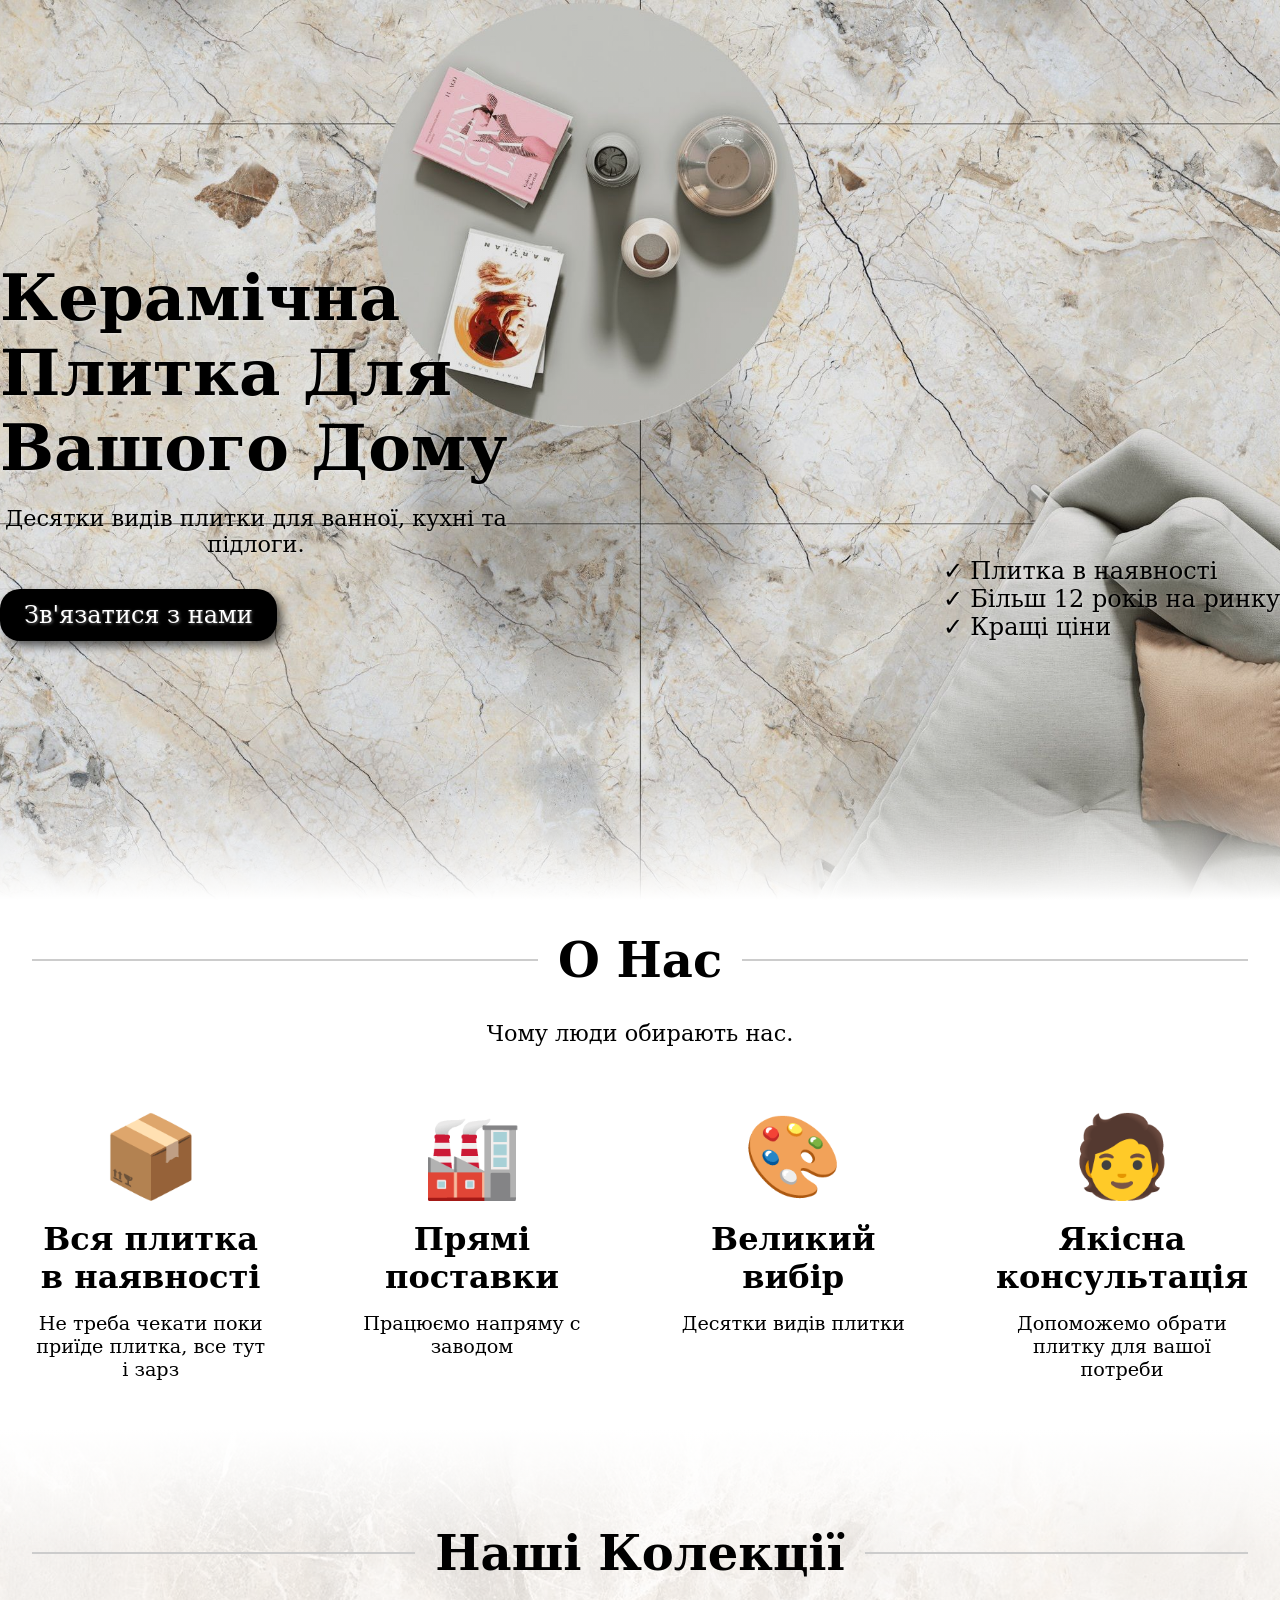
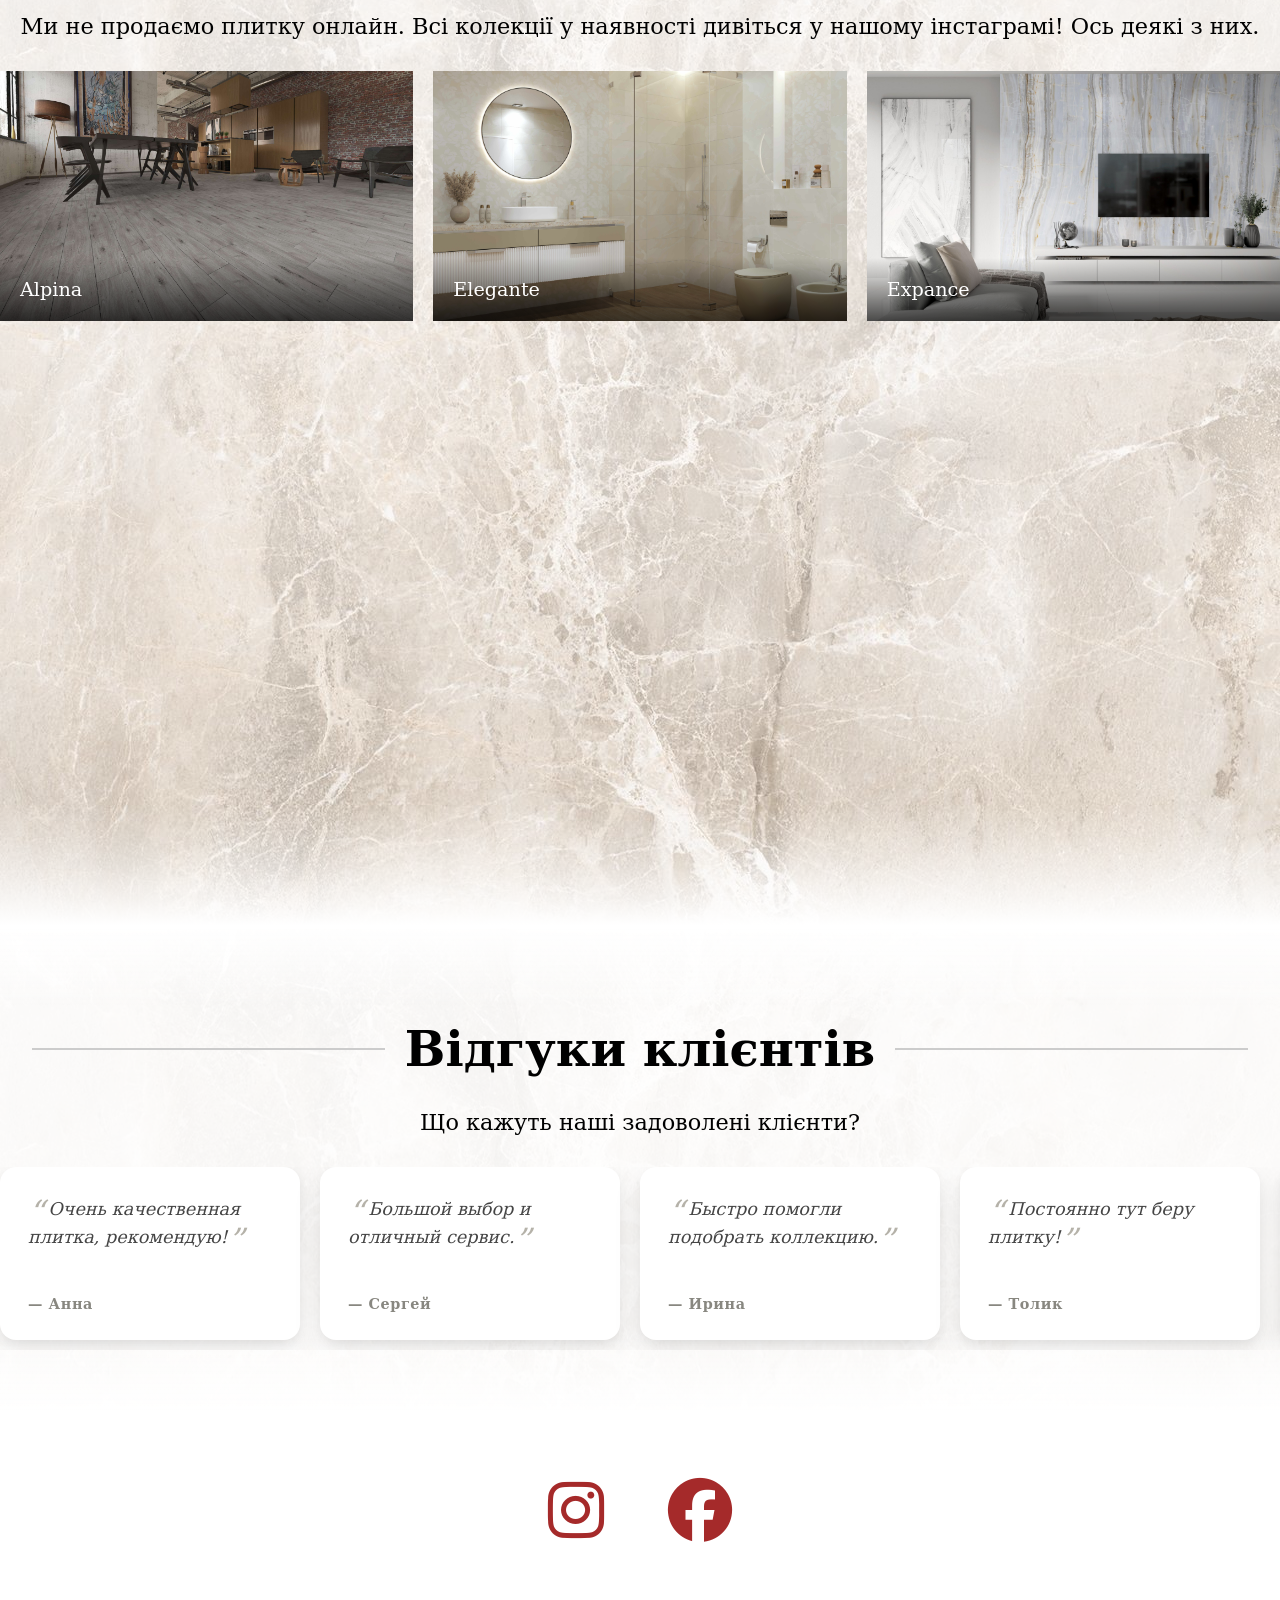
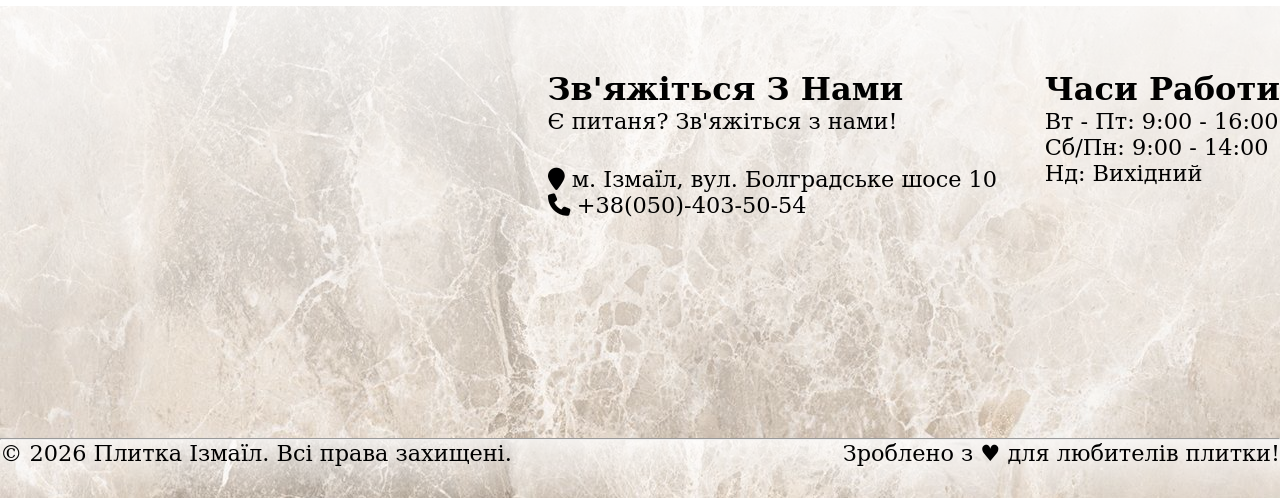
<file: index.html>
<!doctype html>
<html lang="ua">
  <head>
    <meta charset="UTF-8" />
    <meta name="google-site-verification" content="_ZNkCzBTy89lvrp_oyqBYovG78rEy2UChvkcVa4YT9s" />
    <meta
      name="viewport"
      content="width=device-width, initial-scale=1.0, maximum-scale=1.0, user-scalable=no"
    />
    <link
      rel="stylesheet"
      href="https://cdnjs.cloudflare.com/ajax/libs/font-awesome/6.5.1/css/all.min.css"
    />
    <link rel="stylesheet" href="styles.css" />
    <title>Керамічна плитка в Ізмаїлі | Великий вибір плитки для ванни та кухні</title>
    <link rel="icon" type="image/png" href="/images/favicon-96x96.png" sizes="96x96" />
    <link rel="icon" type="image/svg+xml" href="/images/favicon.svg" />
    <link rel="shortcut icon" href="/images/favicon.ico" />
    <link rel="apple-touch-icon" sizes="180x180" href="/images/apple-touch-icon.png" />
    <meta name="apple-mobile-web-app-title" content="Плитка" />
    <meta name="robots" content="index, follow" />
    <link rel="manifest" href="/images/site.webmanifest" />
    <link rel="canonical" href="https://plitka-izmail.vercel.app/" />
    <meta
      name="description"
      content="Магазин керамічної плитки в Ізмаїл. Плитка для ванної, кухні та підлоги в наявності. Допомагаємо підібрати дизайн та підібрати ідеальне рішення для вашого інтер'єру. Місто Ізмаїл, база Моноліт."
    />
    <meta
      name="keywords"
      content="Купити керамічну плитку в Ізмаїлі | Плитка для ванної та кухні, плитка Ізмаїл, керамічна плитка Ізмаїл, плитка для ванної, плитка для кухні, плитка в наявності, база Моноліт, плитка Моноліт"
    />
    <meta property="og:title" content="Керамічна плитка в Ізмаїлі" />
    <meta
      property="og:description"
      content="Великий вибір керамічної плитки для ванної, кухні та підлоги. Вся плитка є в наявності."
    />
    <meta property="og:type" content="website" />
    <meta property="og:image" content="images/hero-bg.jpg" />
    <meta property="og:url" content="https://plitka-izmail.vercel.app/" />
    <script type="application/ld+json">
      {
        "@context": "https://schema.org",
        "@type": "LocalBusiness",
        "name": "Магазин керамічної плитки",
        "url": "https://plitka-izmail.vercel.app/",
        "address": {
          "@type": "PostalAddress",
          "streetAddress": "вул. Болградське шосе 10",
          "addressLocality": "Ізмаїл",
          "addressRegion": "Одеська область",
          "postalCode": "68600",
          "addressCountry": "UA"
        },
        "openingHours": "Mo-Sa 09:00-16:00",
        "sameAs": [
          "https://www.instagram.com/plitka.izmail",
          "https://www.facebook.com/plitka.izmail/"
        ],
        "telephone": "+380504035054"
      }
    </script>
    <meta name="author" content="Плитка Ізмаїл" />
  </head>
  <body>
    <!-- <header>
        <div class="container">
            <span>Плитка Измаил</span>
            <a href="tel:+380504035054"><span>📞</span>+380-50-403-50-54</a>
        </div>
    </header> -->
    <main>
      <section id="hero">
        <div class="container">
          <div class="info">
            <h1>Керамічна Плитка Для Вашого Дому</h1>
            <p>Десятки видів плитки для ванної, кухні та підлоги.</p>
            <a href="tel:+380504035054" class="contact-btn">Зв'язатися з нами</a>
          </div>
          <ul>
            <li>✓ Плитка в наявності</li>
            <li>✓ Більш 12 років на ринку</li>
            <li>✓ Кращі ціни</li>
          </ul>
        </div>
      </section>
      <section id="services">
        <div class="container">
          <h2 class="section-title">О Нас</h2>
          <p>Чому люди обирають нас.</p>
          <div class="cards">
            <div class="card">
              <span>📦</span>
              <h3>Вся плитка в наявності</h3>
              <p>Не треба чекати поки приїде плитка, все тут і зарз</p>
            </div>
            <div class="card">
              <span>🏭</span>
              <h3>Прямі поставки</h3>
              <p>Працюємо напряму с заводом</p>
            </div>
            <div class="card">
              <span>🎨</span>
              <h3>Великий вибір</h3>
              <p>Десятки видів плитки</p>
            </div>
            <div class="card">
              <span>🧑</span>
              <h3>Якісна консультація</h3>
              <p>Допоможемо обрати плитку для вашої потреби</p>
            </div>
          </div>
        </div>
      </section>
      <section id="collections">
        <div class="container">
          <h2 class="section-title">Наші Колекції</h2>
          <p>
            Ми не продаємо плитку онлайн. Всі колекції у наявності дивіться у нашому інстаграмі! Ось
            деякі з них.
          </p>
          <div class="collections-grid">
            <a
              href="https://www.instagram.com/p/DPf5yreiI5a/?utm_source=ig_web_copy_link&igsh=MzRlODBiNWFlZA=="
              target="_blank"
            >
              <div class="tile">
                <img src="images/tile-alpina.jpg" alt="Керамічна плитка alpina" />
                <span class="tile-caption">Alpina</span>
              </div>
            </a>
            <a
              href="https://www.instagram.com/p/DRT4go-COGo/?utm_source=ig_web_copy_link&igsh=MzRlODBiNWFlZA=="
              target="_blank"
            >
              <div class="tile">
                <img src="images/tile-elegante.jpg" alt="Керамічна плитка elegante" />
                <span class="tile-caption">Elegante</span>
              </div>
            </a>
            <a
              href="https://www.instagram.com/p/DNsIF4X0N2d/?utm_source=ig_web_copy_link&igsh=MzRlODBiNWFlZA=="
              target="_blank"
            >
              <div class="tile">
                <img src="images/tile-expance.jpg" alt="Керамічна плитка expance" />
                <span class="tile-caption">Expance</span>
              </div>
            </a>
            <a
              href="https://www.instagram.com/p/DUnEVoGCLjT/?utm_source=ig_web_copy_link&igsh=MzRlODBiNWFlZA=="
              target="_blank"
            >
              <div class="tile">
                <img src="images/tile-jade.jpg" alt="Керамічна плитка jade" />
                <span class="tile-caption">Jade</span>
              </div>
            </a>
            <a
              href="https://www.instagram.com/p/DT9-KtCiIZK/?utm_source=ig_web_copy_link&igsh=MzRlODBiNWFlZA=="
              target="_blank"
            >
              <div class="tile">
                <img src="images/tile-odri.jpg" alt="Керамічна плитка odry" />
                <span class="tile-caption">Odry</span>
              </div>
            </a>
            <a
              href="https://www.instagram.com/p/DSKS5UOiLR8/?utm_source=ig_web_copy_link&igsh=MzRlODBiNWFlZA=="
              target="_blank"
            >
              <div class="tile">
                <img src="images/tile-perlanero.jpg" alt="Керамічна плитка perlanero" />
                <span class="tile-caption">Perlanero</span>
              </div>
            </a>
            <a
              href="https://www.instagram.com/p/DQ_jdcBCHIw/?utm_source=ig_web_copy_link&igsh=MzRlODBiNWFlZA=="
              target="_blank"
            >
              <div class="tile">
                <img src="images/tile-roma.jpg" alt="Керамічна плитка roma" />
                <span class="tile-caption">Roma</span>
              </div>
            </a>
            <a
              href="https://www.instagram.com/p/DTfVXTWCLxg/?utm_source=ig_web_copy_link&igsh=MzRlODBiNWFlZA=="
              target="_blank"
            >
              <div class="tile">
                <img src="images/tile-space.jpg" alt="Керамічна плитка space-stone" />
                <span class="tile-caption">Space stone</span>
              </div>
            </a>
            <a
              href="https://www.instagram.com/p/DOsqvqyCCae/?utm_source=ig_web_copy_link&igsh=MzRlODBiNWFlZA=="
              target="_blank"
            >
              <div class="tile">
                <img src="images/tile-vilno.jpg" alt="Керамічна плитка vilno" />
                <span class="tile-caption">Vilno</span>
              </div>
            </a>
          </div>
        </div>
      </section>
      <section id="reviews">
        <div class="container">
          <h2 class="section-title">Відгуки клієнтів</h2>
          <p>Що кажуть наші задоволені клієнти?</p>
          <div class="reviews-slider">
            <div class="review">
              <p>Очень качественная плитка, рекомендую!</p>
              <span>— Анна</span>
            </div>
            <div class="review">
              <p>Большой выбор и отличный сервис.</p>
              <span>— Сергей</span>
            </div>
            <div class="review">
              <p>Быстро помогли подобрать коллекцию.</p>
              <span>— Ирина</span>
            </div>
            <div class="review">
              <p>Постоянно тут беру плитку!</p>
              <span>— Толик</span>
            </div>
            <div class="review">
              <p>Приятные в общении ребята</p>
              <span>— Максим</span>
            </div>
            <div class="review">
              <p>Помогли загрузить плитку в машину</p>
              <span>— Дарья</span>
            </div>
            <div class="review">
              <p>Зашла за стройматериалами а вышла с плиткой</p>
              <span>— Мария</span>
            </div>
            <div class="review">
              <p>Беру постоянно техно. Она стоит своих денег</p>
              <span>— Леша</span>
            </div>
            <div class="review">
              <p>Лучшие цены в городе</p>
              <span>— Коля</span>
            </div>
            <div class="review">
              <p>Слежу за их завозами постоянно</p>
              <span>— Наталья</span>
            </div>
            <div class="review">
              <p>Посоветовали прораба, спасибо вам</p>
              <span>— Антон</span>
            </div>
          </div>
        </div>
      </section>
      <section id="mesengers">
        <div class="container">
          <!-- <h2>Подпишись На Нас</h2>
                <p>Следите за новыми поступлениями на наших соц. сетях</p> -->
          <div class="social-icons">
            <a href="https://www.instagram.com/plitka.izmail" target="_blank">
              <i class="fa-brands fa-instagram"></i>
            </a>
            <a href="https://www.facebook.com/plitka.izmail/" target="_blank">
              <i class="fa-brands fa-facebook"></i>
            </a>
          </div>
        </div>
      </section>
      <section id="seo-text">
        <div class="container">
          <h2>Магазин керамічної плитки в Ізмаїлі</h2>

          <p>
            Наш магазин пропонує великий вибір керамічної плитки для ванної кімнати, кухні, коридору
            та підлоги в Ізмаїлі. Вся плитка знаходиться в наявності, тому ви можете одразу побачити
            товар та отримати консультацію.
          </p>

          <p>
            Ми працюємо понад 12 років та допомагаємо мешканцям Ізмаїла обирати якісну плитку для
            ремонту квартир, будинків та комерційних приміщень.
          </p>
        </div>
      </section>
      <section id="footer-section">
        <div class="container">
          <div class="map">
            <iframe
              src="https://www.google.com/maps/embed?pb=!1m18!1m12!1m3!1d22428.70420737008!2d28.7698047743164!3d45.3571279!2m3!1f0!2f0!3f0!3m2!1i1024!2i768!4f13.1!3m3!1m2!1s0x40b76fee8826c0ff%3A0x988fd76245114634!2z0JjQt9C80LDQuNC7INCu0LPQtdGA!5e0!3m2!1sru!2sua!4v1775055207841!5m2!1sru!2sua"
              style="border: 0"
              allowfullscreen=""
              loading="lazy"
              referrerpolicy="no-referrer-when-downgrade"
            >
            </iframe>
          </div>
          <div class="about-us">
            <h3>Зв'яжіться З Нами</h3>
            <p>Є питаня? Зв'яжіться з нами!</p>
            <ul>
              <li><i class="fa-solid fa-map-marker"></i> м. Ізмаїл, вул. Болградське шосе 10</li>
              <a href="tel:+380504035054"
                ><li><i class="fa-solid fa-phone"></i> +38(050)-403-50-54</li></a
              >
            </ul>
          </div>
          <div class="opening-hours">
            <h3>Часи Работи</h3>
            <ul>
              <li>Вт - Пт: 9:00 - 16:00</li>
              <li>Сб/Пн: 9:00 - 14:00</li>
              <li>Нд: Вихідний</li>
            </ul>
          </div>
        </div>
      </section>
    </main>
    <footer>
      <div class="container">
        <hr />
        <div class="copyright-row">
          <p>&copy; 2026 Плитка Ізмаїл. Всі права захищені.</p>
          <p>Зроблено з &hearts; для любителів плитки!</p>
        </div>
      </div>
    </footer>
    <script src="scripts.js"></script>
  </body>
</html>
</file>
<file: styles.css>
* {
  box-sizing: border-box;
  margin: 0;
  padding: 0;
  font-family: "Serif", sans-serif;
}
@font-face {
  font-family: "InterVariable";
  src: url("/fonts/Inter-VariableFont_opsz\,wght.ttf") format("truetype");
  font-weight: 100 900; /* диапазон веса */
  font-style: normal;
  font-display: swap; /* ускоряет отображение текста */
}
.container {
  width: 100%;
  max-width: 1280px;
  padding: 0;
  margin: 0 auto;
}
header {
  color: white;
  padding: 1rem 0;
  margin-bottom: -10rem;
}
header span {
  font-size: 2rem;
  font-weight: bold;
}
header .container {
  display: flex;
  justify-content: space-between;
  align-items: center;
}
header a {
  color: white;
  text-decoration: none;
  font-size: 1.2rem;
}
#hero {
  background:
    linear-gradient(to top, white 0%, rgba(255, 255, 255, 0) 120px),
    linear-gradient(rgba(0, 0, 0, 0.1), rgba(0, 0, 0, 0.1)),
    url("images/hero-bg.jpg") no-repeat bottom center / cover;
  height: 100vh;
  display: flex;
  flex-direction: column;
  justify-content: center;
  color: black;
  font-family: "InterVariable";
}
#hero .container {
  text-align: left;
  display: flex;
  justify-content: space-between;
  text-shadow: 1px 1px 3px rgba(255, 255, 255, 0.4);
}
#hero .info {
  width: 40%;
  display: flex;
  align-items: flex-start;
  justify-content: flex-start;
  flex-direction: column;
}
#hero h1 {
  font-size: 4em;
  margin-bottom: 20px;
}
.contact-btn {
  display: inline-block;
  padding: 12px 24px;
  background: #000;
  color: white;
  text-decoration: none;
  border-radius: 20px;
  font-size: 1.5rem;
  box-shadow: 5px 5px 10px rgba(0, 0, 0, 0.6);
}
.contact-btn:hover {
  transform: scale(1.1);
}

#hero ul {
  list-style: none;
  display: flex;
  flex-direction: column;
  align-items: flex-start;
  justify-content: flex-end;
  text-align: left;
  font-size: 1.5rem;
}
#services {
  /* background: linear-gradient(rgba(255, 255, 255, 0.8), rgba(255, 255, 255, 0.1)), url("images/background.jpg"); */
  /* padding-bottom: 4rem; */
}

h2 {
  text-align: center;
  font-size: 3rem;
  padding: 2rem;
}
.section-title {
  display: flex;
  align-items: center;
  text-align: center;
}

.section-title::before,
.section-title::after {
  content: "";
  flex: 1;
  border-bottom: 2px solid #ccc;
}

.section-title::before {
  margin-right: 20px;
}

.section-title::after {
  margin-left: 20px;
}

p {
  text-align: center;
  font-size: 1.4rem;
  margin-bottom: 2rem;
}

.cards {
  display: flex;
  justify-content: space-between;
  gap: 20px;
}
.card {
  /* background-color: antiquewhite; */
  border-radius: 20px;
  width: 30%;
  padding: 2rem;
}
.card span {
  display: block;
  font-size: 5rem;
  text-align: center;
  margin: 0 auto 1rem;
}
.card h3 {
  text-align: center;
  font-size: 2rem;
  margin-bottom: 1rem;
}
#services .card p {
  font-size: 1.2rem;
  margin-bottom: 1rem;
}
#collections {
  background:
    linear-gradient(to bottom, white 0%, rgba(255, 255, 255, 0) 120px),
    linear-gradient(to top, white 0%, rgba(255, 255, 255, 0) 120px),
    linear-gradient(rgba(255, 255, 255, 0.8), rgba(255, 255, 255, 0.1)),
    url("images/background.jpg");

  padding: 4rem 0;
}

.card,
.tile {
  opacity: 0;
  transform: translateY(20px);
  transition:
    opacity 0.6s ease-out,
    transform 0.6s ease-out;
}

.card.appear,
.tile.appear {
  opacity: 1;
  transform: translateY(0);
}

.collections-grid {
  display: grid;
  grid-template-columns: 1fr 1fr 1fr;
  justify-content: space-between;
  gap: 20px;
}
.collections-grid a {
  text-decoration: none;
  color: inherit;
  display: block;
}
.tile {
  width: 100%;
  height: 100%;
  display: grid;
}
.tile img {
  width: 100%;
  height: 250px;
  grid-area: 1/1;
  object-fit: cover;
}
.tile img {
  transition: transform 0.3s;
}

.tile:hover img {
  transform: scale(1.05);
}
.tile-caption {
  grid-area: 1 / 1;
  align-self: end;
  padding: 20px;
  font-size: 1.2rem;
  color: white;
  background: linear-gradient(transparent, rgba(0, 0, 0, 0.7));
}
#reviews {
  background:
    linear-gradient(to bottom, white 0%, rgba(255, 255, 255, 0) 80px),
    linear-gradient(to top, white 0%, rgba(255, 255, 255, 0) 80px),
    linear-gradient(rgba(255, 255, 255, 0.9), rgba(255, 255, 255, 0.9)),
    url("images/background.jpg");
  padding: 4rem 0;
}

.review p {
  font-size: 1.1rem;
  color: #444;
  line-height: 1.6;
  font-style: italic;
  margin-bottom: 1rem;
  text-align: left;
}

.review p::before {
  content: "\201C";
  font-size: 2rem;
  line-height: 0;
  vertical-align: -0.5rem;
  color: #b5b2a9;
  margin-right: 4px;
}

.review p::after {
  content: "\201D";
  font-size: 2rem;
  line-height: 0;
  vertical-align: -0.5rem;
  color: #b5b2a9;
  margin-right: 4px;
}

#seo-text {
  position: absolute;
  width: 1px;
  height: 1px;
  overflow: hidden;
  clip: rect(0, 0, 0, 0);
  white-space: nowrap;
}

.review span {
  font-size: 0.9rem;
  color: #888780;
  font-weight: 600;
  letter-spacing: 0.04em;
}

.reviews-slider {
  display: flex;
  gap: 20px;
  overflow-x: auto;
  scroll-snap-type: x mandatory;
  padding-bottom: 10px;
}

.review {
  display: flex;
  flex-direction: column;
  justify-content: space-between;

  min-width: 300px;
  padding: 28px;

  background: white;
  border-radius: 16px;

  box-shadow:
    0 4px 10px rgba(0, 0, 0, 0.05),
    0 12px 30px rgba(0, 0, 0, 0.08);

  transition:
    transform 0.3s ease,
    box-shadow 0.3s ease;
}

.review:hover {
  transform: translateY(-5px);
  box-shadow:
    0 10px 20px rgba(0, 0, 0, 0.08),
    0 20px 40px rgba(0, 0, 0, 0.12);
}

.reviews-slider::-webkit-scrollbar {
  display: none;
}

.reviews-slider {
  scrollbar-width: none;
}
#seo-text {
  background:
    linear-gradient(to bottom, white 0%, rgba(255, 255, 255, 0) 120px),
    linear-gradient(to top, white 0%, rgba(255, 255, 255, 0) 120px),
    linear-gradient(rgba(255, 255, 255, 0.85), rgba(255, 255, 255, 0.85)),
    url("images/background.jpg");
  padding: 4rem 0;
}

#seo-text h2 {
  font-size: 2rem;
  text-align: center;
  margin-bottom: 1.5rem;
  color: #2c2c2a;
}

#seo-text p {
  max-width: 720px;
  margin: 0 auto 1.2rem;
  font-size: 1.1rem;
  color: #5f5e5a;
  line-height: 1.8;
  text-align: center;
}
#mesengers {
  padding: 4rem 0;
}
#mesengers a {
  text-decoration: none;
  color: brown;
}
.social-icons {
  display: flex;
  gap: 4rem;
  justify-content: center;
}
#mesengers i {
  font-size: 4rem;
}
#mesengers i:hover {
  transform: scale(1.1);
}
#footer-section {
  background:
    linear-gradient(rgba(255, 255, 255, 0.8), rgba(255, 255, 255, 0.1)),
    url("images/background.jpg");
  padding: 4rem 0;
}
#footer-section .container {
  display: flex;
  justify-content: space-between;
  gap: 2rem;
}
#footer-section h3 {
  font-size: 2rem;
}
#footer-section ul {
  list-style: none;
  font-size: 1.4rem;
}
.about-us p {
  text-align: left;
}
.about-us a {
  text-decoration: none;
  color: black;
}
.map iframe {
  width: 100%;
  height: 100%;
  min-height: 300px;
  min-width: 500px;
}
#contacts ul {
  list-style: none;
  font-size: 1.2rem;
}
footer {
  background:
    linear-gradient(rgba(255, 255, 255, 0.8), rgba(255, 255, 255, 0.1)),
    url("images/background.jpg");
}
footer .copyright-row {
  display: flex;
  justify-content: space-between;
}
@media (max-width: 768px) {
  #hero {
    background:
      linear-gradient(to top, white 0%, rgba(255, 255, 255, 0) 120px),
      linear-gradient(rgba(0, 0, 0, 0.1), rgba(0, 0, 0, 0.1)),
      url("images/hero-bg.jpg") no-repeat bottom left / cover;
  }
  #hero h1 {
    font-size: 3rem;
  }
  #hero .info {
    width: 100%;
    text-align: center;
    align-items: center;
  }
  .container {
    padding: 0 1rem;
  }
  #hero ul {
    display: none;
  }
  h2 {
    font-size: 2rem;
  }
  p {
    font-size: 1.2rem;
  }
  .cards {
    flex-direction: column;
    flex-wrap: wrap;
  }
  .card {
    text-align: center;
    width: 100%;
  }
  .card span {
    font-size: 3rem;
  }
  .collections-grid {
    grid-template-columns: 1fr; /* одна колонка */
    gap: 10px;
  }

  .tile-caption {
    font-size: 0.9rem;
    padding: 10px;
  }

  .tile img {
    max-height: 200px;
  }
  #footer-section {
    padding: 2rem 1rem;
  }

  #footer-section .container {
    flex-direction: column;
    align-items: stretch;
  }

  .map iframe {
    min-width: 100%;
    height: 250px;
  }

  #footer-section h3 {
    font-size: 1.5rem;
  }

  #footer-section ul {
    font-size: 1rem;
    padding-left: 0;
  }

  .about-us p {
    text-align: left;
    font-size: 0.95rem;
  }

  .about-us a {
    font-size: 0.95rem;
  }
  footer .copyright-row {
    flex-direction: column;
  }
  .copyright-row p:last-of-type {
    display: none;
  }
}
/* ===================== */
/* Планшеты (до 1024px) */
/* ===================== */

@media (max-width: 1024px) and (min-width: 769px) {
  /* HERO */

  #hero h1 {
    font-size: 3rem;
  }

  #hero .info {
    width: 55%;
  }

  #hero ul {
    font-size: 1.2rem;
  }

  /* SERVICES */

  .cards {
    flex-wrap: wrap;
  }

  .card {
    width: 48%;
  }

  /* COLLECTIONS */

  .collections-grid {
    grid-template-columns: 1fr 1fr;
  }

  /* REVIEWS */

  .review {
    min-width: 260px;
  }

  /* MESSENGERS */

  #mesengers i {
    font-size: 3rem;
  }

  .social-icons {
    gap: 3rem;
  }

  /* FOOTER */

  #footer-section .container {
    flex-wrap: wrap;
  }

  .map {
    width: 100%;
  }

  .map iframe {
    min-width: 100%;
  }

  .about-us,
  .opening-hours {
    width: 48%;
  }

  /* TITLES */

  h2 {
    font-size: 2.5rem;
  }

  p {
    font-size: 1.2rem;
  }
}
</file>
